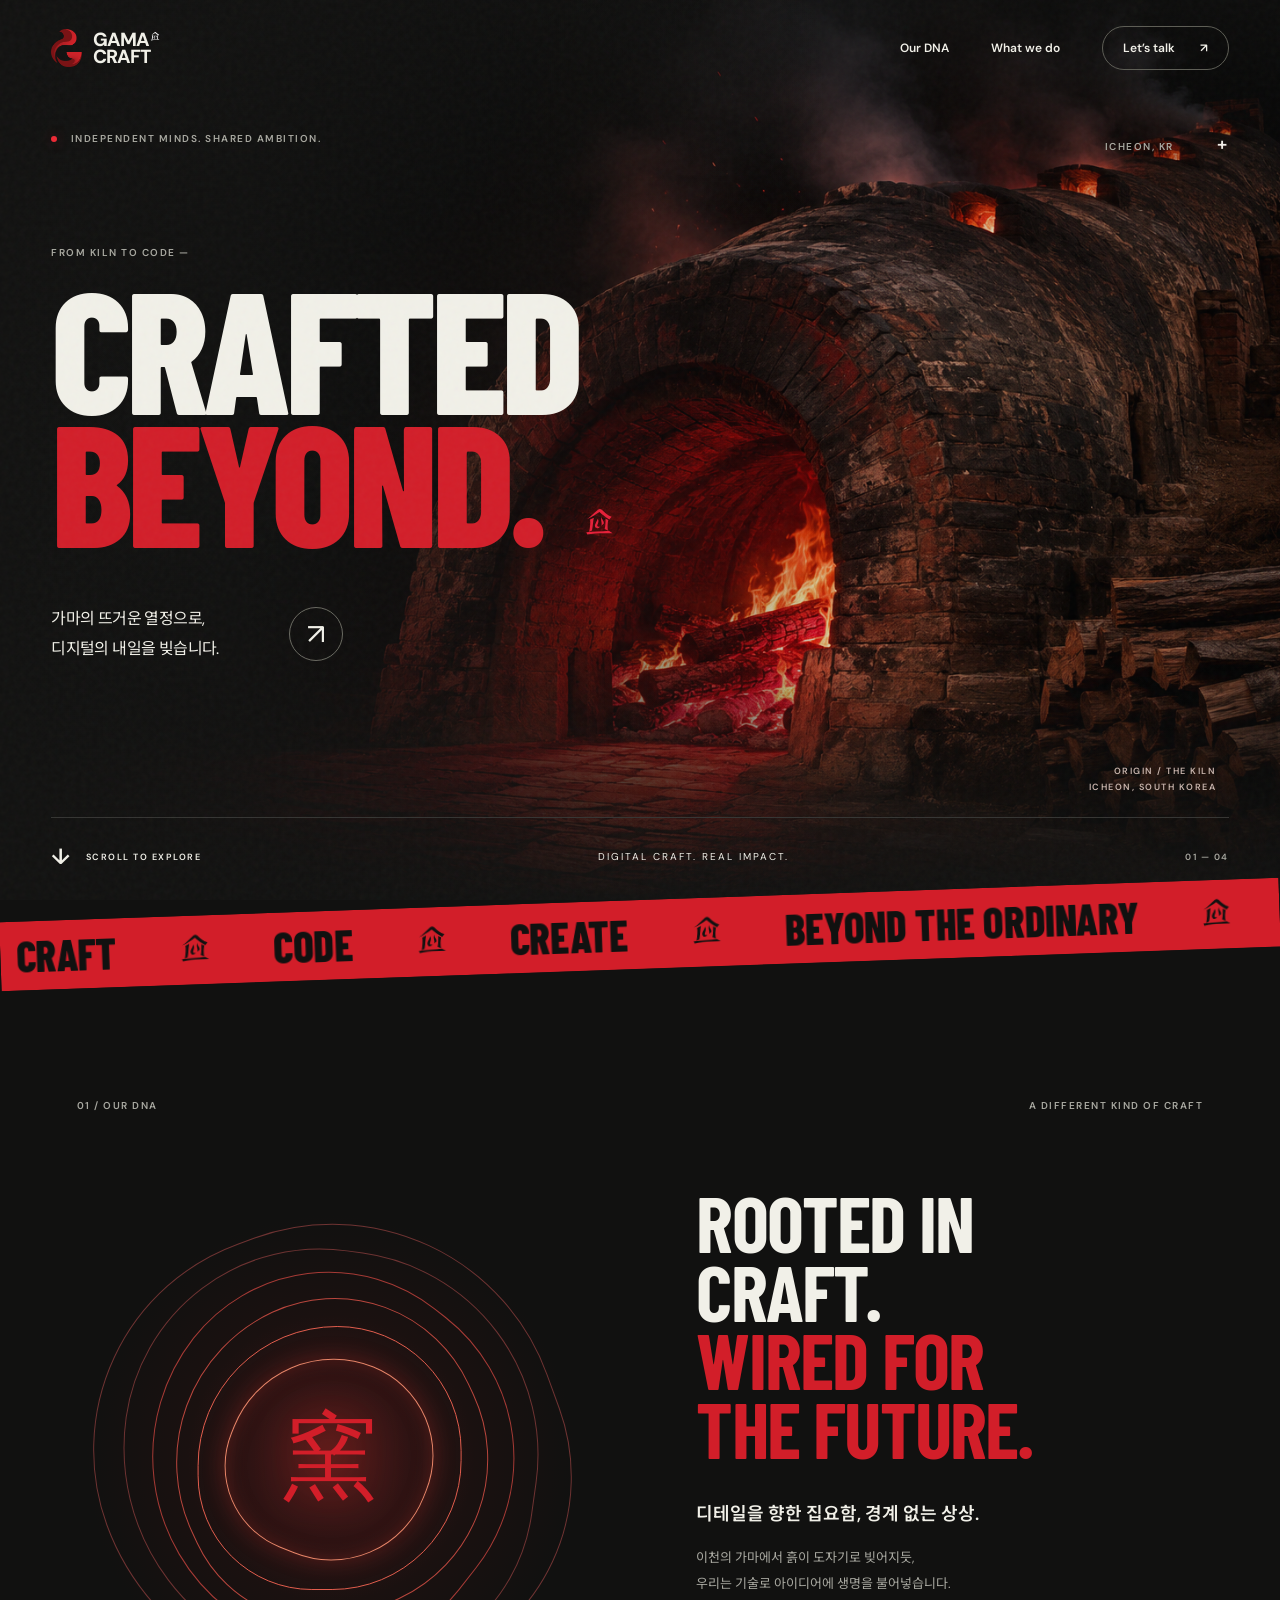
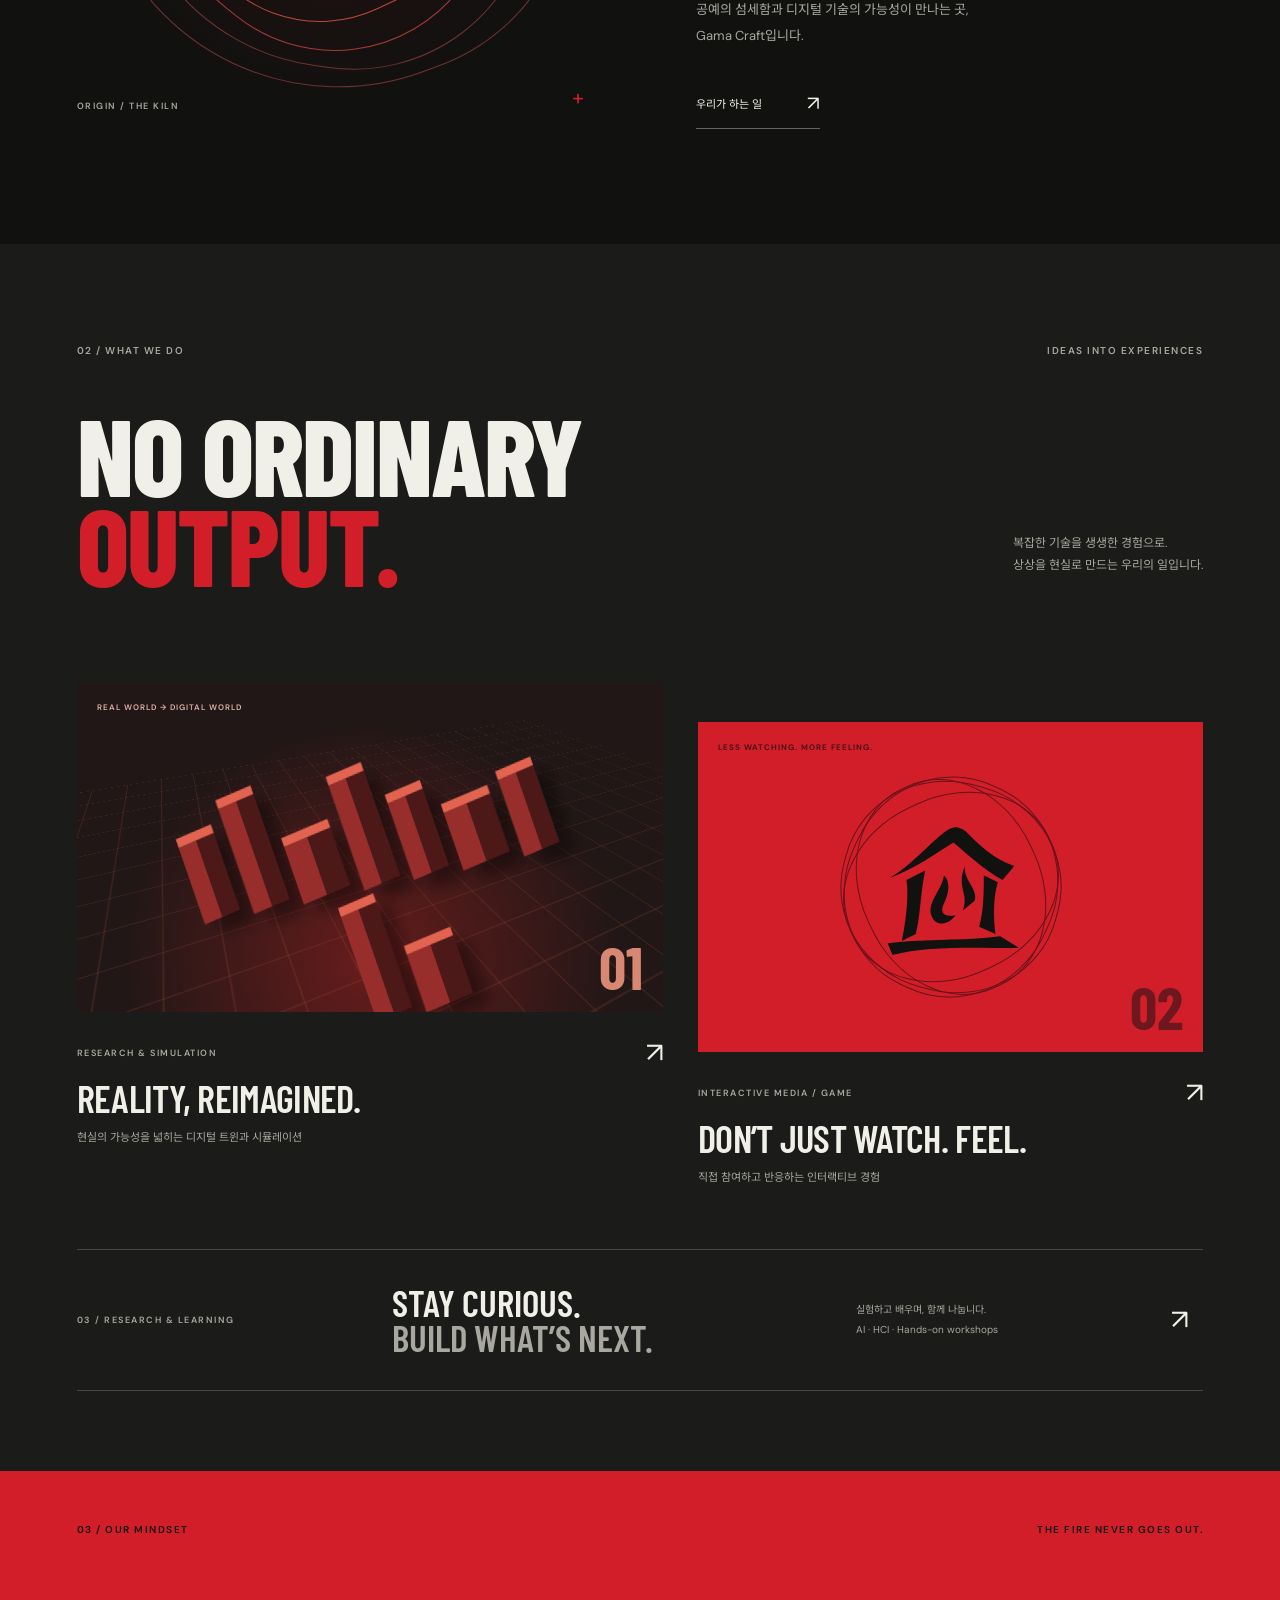
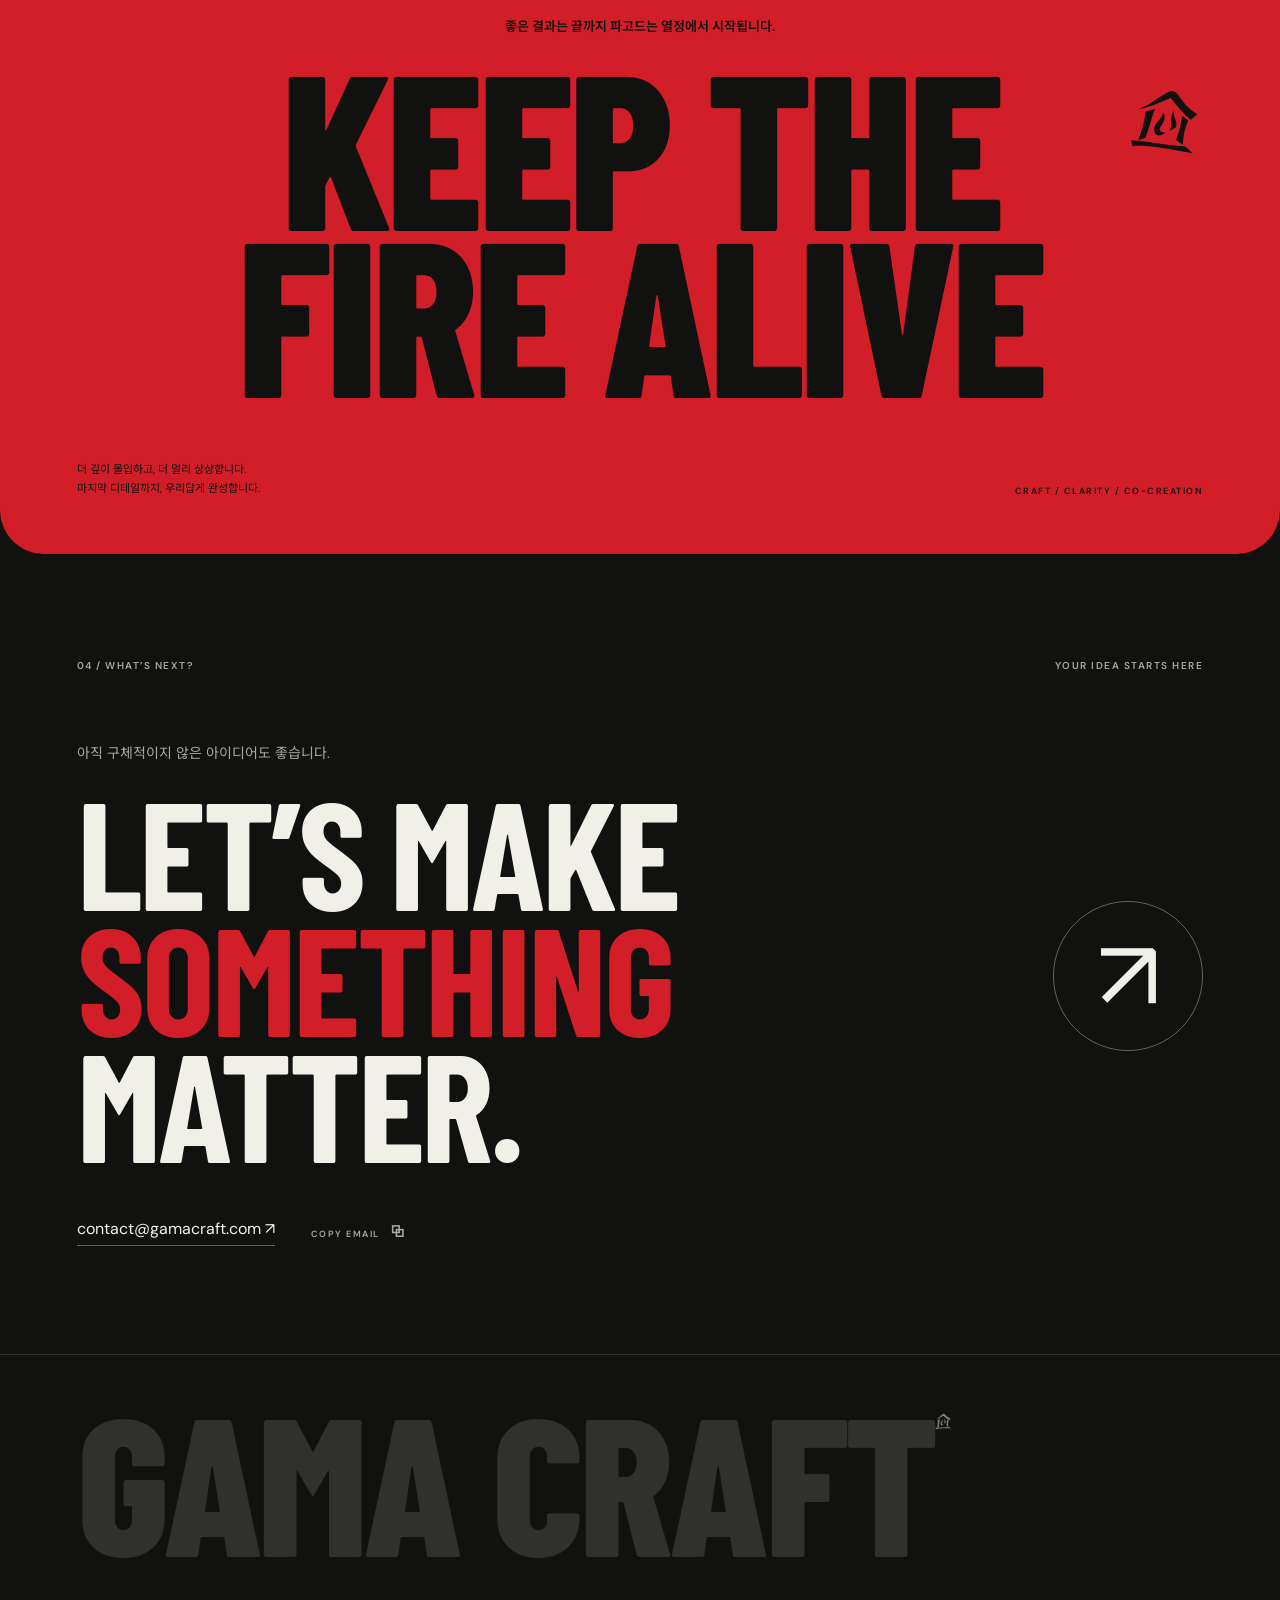
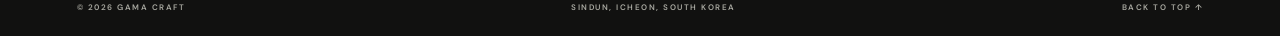
<file: index.html>
<!doctype html>
<html lang="ko">
<head>
<meta charset="utf-8"><meta name="viewport" content="width=device-width, initial-scale=1">
<title>Gama Craft — Crafted Beyond</title>
<meta name="description" content="디지털 트윈, 시뮬레이션, 인터랙티브 콘텐츠를 만드는 스튜디오입니다.">
<meta name="theme-color" content="#111110">
<meta property="og:type" content="website">
<meta property="og:site_name" content="Gama Craft">
<meta property="og:title" content="Gama Craft">
<meta property="og:description" content="디지털 트윈, 시뮬레이션, 인터랙티브 콘텐츠를 만드는 스튜디오입니다.">
<meta property="og:url" content="https://gamacraft.com/">
<meta property="og:image" content="https://gamacraft.com/images/social-preview-v2.jpg">
<meta property="og:image:width" content="1200">
<meta property="og:image:height" content="630">
<meta property="og:image:alt" content="어둠 속 가마와 Gama Craft 로고">
<meta name="twitter:card" content="summary_large_image">
<meta name="twitter:title" content="Gama Craft">
<meta name="twitter:description" content="디지털 트윈, 시뮬레이션, 인터랙티브 콘텐츠를 만드는 스튜디오입니다.">
<meta name="twitter:image" content="https://gamacraft.com/images/social-preview-v2.jpg">
<meta name="twitter:image:alt" content="어둠 속 가마와 Gama Craft 로고">
<link rel="icon" href="images/favicon-brush.svg?v=4" type="image/svg+xml" sizes="any"><link rel="icon" href="images/favicon-brush.png?v=4" type="image/png" sizes="64x64"><link rel="apple-touch-icon" href="images/favicon-brush.png?v=4"><link rel="preconnect" href="https://fonts.googleapis.com"><link rel="preconnect" href="https://fonts.gstatic.com" crossorigin><link href="https://fonts.googleapis.com/css2?family=Barlow+Condensed:wght@600;700;800;900&family=DM+Sans:wght@400;500;600;700&family=Noto+Sans+KR:wght@400;500;600;700;800&display=swap" rel="stylesheet"><link rel="stylesheet" href="styles.css"><script src="app.js" defer></script>
</head><body>
<a class="skip-link" href="#main">본문으로 건너뛰기</a>
<header class="site-header"><a class="wordmark" href="#top" aria-label="Gama Craft 홈"><img class="brand-logo" src="images/brand-mark.png" alt="" width="31" height="39"><span>GAMA<br>CRAFT<span class="reg"><img class="brand-signal" src="images/kiln-brush.svg" alt="" aria-hidden="true"></span></span></a><nav class="desktop-nav" aria-label="메인 메뉴"><a href="#about">Our DNA</a><a href="#work">What we do</a><a href="#contact">Let’s talk <span>↗</span></a></nav><button class="menu-toggle" aria-expanded="false" aria-controls="mobile-nav" aria-label="메뉴 열기"><span></span><span></span></button></header>
<nav id="mobile-nav" class="mobile-nav" aria-label="모바일 메뉴" hidden><a href="#about">Our DNA <span>01</span></a><a href="#work">What we do <span>02</span></a><a href="#contact">Let’s talk <span>03</span></a></nav>
<main id="main">
<section class="hero" id="top" aria-labelledby="hero-title">
<div class="hero-topline mono"><span><i class="status-dot"></i> INDEPENDENT MINDS. SHARED AMBITION.</span><span>ICHEON, KR <span class="cross">+</span></span></div>
<div class="hero-art"><img class="hero-kiln" src="images/kiln-night.png" alt="어둠 속에서 붉은 불빛이 새어 나오는 전통 벽돌 가마" fetchpriority="high"><span class="art-caption mono">ORIGIN / THE KILN<br>ICHEON, SOUTH KOREA</span></div>
<div class="hero-copy"><p class="eyebrow mono">FROM KILN TO CODE —</p><h1 id="hero-title">CRAFTED<br><span>BEYOND.</span><sup><img class="brand-signal" src="images/kiln-brush.svg" alt="" aria-hidden="true"></sup></h1><div class="hero-intro"><p>가마의 뜨거운 열정으로,<br>디지털의 내일을 빚습니다.</p><a class="round-link" href="#work" aria-label="우리가 하는 일 살펴보기">↗</a></div></div>
<div class="hero-bottom"><a href="#about" class="scroll-cue mono"><span>↓</span> SCROLL TO EXPLORE</a><p>DIGITAL CRAFT. REAL IMPACT.</p><span class="mono hero-number">01 — 04</span></div>
</section>
<div class="ticker" aria-label="Craft. Code. Create. Beyond the ordinary."><div class="ticker-track" aria-hidden="true"><span class="ticker-group"><span>CRAFT</span><b><img class="brand-signal" src="images/kiln-brush.svg" alt="" aria-hidden="true"></b><span>CODE</span><b><img class="brand-signal" src="images/kiln-brush.svg" alt="" aria-hidden="true"></b><span>CREATE</span><b><img class="brand-signal" src="images/kiln-brush.svg" alt="" aria-hidden="true"></b><span>BEYOND THE ORDINARY</span><b><img class="brand-signal" src="images/kiln-brush.svg" alt="" aria-hidden="true"></b></span><span class="ticker-group"><span>CRAFT</span><b><img class="brand-signal" src="images/kiln-brush.svg" alt="" aria-hidden="true"></b><span>CODE</span><b><img class="brand-signal" src="images/kiln-brush.svg" alt="" aria-hidden="true"></b><span>CREATE</span><b><img class="brand-signal" src="images/kiln-brush.svg" alt="" aria-hidden="true"></b><span>BEYOND THE ORDINARY</span><b><img class="brand-signal" src="images/kiln-brush.svg" alt="" aria-hidden="true"></b></span></div></div>
<section class="about section-pad" aria-labelledby="about-title"><div id="about" class="section-label mono"><span>01 / OUR DNA</span><span>A DIFFERENT KIND OF CRAFT</span></div><div class="about-layout"><div class="kiln-visual" aria-hidden="true"><div class="kiln-ring r1"></div><div class="kiln-ring r2"></div><div class="kiln-ring r3"></div><div class="kiln-ring r4"></div><div class="kiln-ring r5"></div><div class="kiln-ring r6"></div><span class="kiln-symbol">窯</span><span class="kiln-note mono">ORIGIN / THE KILN</span><span class="kiln-plus">+</span></div><div class="about-copy"><h2 id="about-title">ROOTED IN<br>CRAFT.<br><em>WIRED FOR<br>THE FUTURE.</em></h2><p class="korean-lead">디테일을 향한 집요함, 경계 없는 상상.</p><p>이천의 가마에서 흙이 도자기로 빚어지듯,<br>우리는 기술로 아이디어에 생명을 불어넣습니다.<br>공예의 섬세함과 디지털 기술의 가능성이 만나는 곳,<br>Gama Craft입니다.</p><a class="text-link" href="#work">우리가 하는 일 <span>↗</span></a></div></div></section>
<section class="work section-pad" aria-labelledby="work-title"><div id="work" class="section-label mono"><span>02 / WHAT WE DO</span><span>IDEAS INTO EXPERIENCES</span></div><div class="work-heading"><h2 id="work-title">NO ORDINARY<br><span>OUTPUT.</span></h2><p>복잡한 기술을 생생한 경험으로.<br>상상을 현실로 만드는 우리의 일입니다.</p></div>
<div class="work-grid"><button class="work-card twin-card" data-project="twin" aria-haspopup="dialog"><div class="card-art twin-art" aria-hidden="true"><div class="terrain-grid"></div><div class="city"><i></i><i></i><i></i><i></i><i></i><i></i><i></i><i></i><i></i></div><span class="art-chip mono">REAL WORLD → DIGITAL WORLD</span><span class="art-index">01</span></div><div class="card-meta"><span class="mono">RESEARCH & SIMULATION</span><span class="card-arrow">↗</span></div><h3>REALITY, REIMAGINED.</h3><p>현실의 가능성을 넓히는 디지털 트윈과 시뮬레이션</p></button>
<button class="work-card media-card" data-project="media" aria-haspopup="dialog"><div class="card-art media-art" aria-hidden="true"><div class="portal p1"></div><div class="portal p2"></div><div class="portal p3"></div><div class="portal p4"></div><span class="portal-star"><img class="brand-signal" src="images/kiln-brush.svg" alt="" aria-hidden="true"></span><span class="art-chip mono">LESS WATCHING. MORE FEELING.</span><span class="art-index">02</span></div><div class="card-meta"><span class="mono">INTERACTIVE MEDIA / GAME</span><span class="card-arrow">↗</span></div><h3>DON’T JUST WATCH. FEEL.</h3><p>직접 참여하고 반응하는 인터랙티브 경험</p></button></div>
<button class="learning-row" data-project="learning" aria-haspopup="dialog"><span class="mono">03 / RESEARCH & LEARNING</span><strong>STAY CURIOUS.<br><em>BUILD WHAT’S NEXT.</em></strong><span class="learning-description">실험하고 배우며, 함께 나눕니다.<br>AI · HCI · Hands-on workshops</span><span class="card-arrow">↗</span></button></section>
<section class="manifesto" aria-labelledby="manifesto-title"><div class="manifesto-top mono"><span>03 / OUR MINDSET</span><span>THE FIRE NEVER GOES OUT.</span></div><p>좋은 결과는 끝까지 파고드는 열정에서 시작됩니다.</p><h2 id="manifesto-title">KEEP THE<br><span>FIRE</span> ALIVE<span class="asterisk"><img class="brand-signal" src="images/kiln-brush.svg" alt="" aria-hidden="true"></span></h2><div class="manifesto-bottom"><span>더 깊이 몰입하고, 더 멀리 상상합니다.<br>마지막 디테일까지, 우리답게 완성합니다.</span><span class="mono">CRAFT / CLARITY / CO-CREATION</span></div></section>
<section class="contact section-pad" id="contact" aria-labelledby="contact-title"><div class="section-label mono"><span>04 / WHAT’S NEXT?</span><span>YOUR IDEA STARTS HERE</span></div><p class="contact-korean">아직 구체적이지 않은 아이디어도 좋습니다.</p><a class="contact-title" href="mailto:contact@gamacraft.com"><h2 id="contact-title">LET’S MAKE<br><span>SOMETHING</span><br>MATTER.</h2><span class="contact-arrow">↗</span></a><div class="contact-details"><a href="mailto:contact@gamacraft.com">contact@gamacraft.com ↗</a><button class="copy-email mono" aria-label="이메일 주소 복사">COPY EMAIL <span>⧉</span></button><span class="copy-status" role="status" aria-live="polite"></span></div></section>
</main><footer><a class="footer-brand" href="#top">GAMA CRAFT<span><img class="brand-signal" src="images/kiln-brush.svg" alt="" aria-hidden="true"></span></a><div class="footer-bottom mono"><span>© <span id="year">2026</span> GAMA CRAFT</span><span>SINDUN, ICHEON, SOUTH KOREA</span><a href="#top">BACK TO TOP ↑</a></div></footer>
<dialog class="project-dialog" aria-labelledby="dialog-title"><button class="dialog-close" aria-label="상세 내용 닫기">×</button><span class="mono dialog-eyebrow"></span><h2 id="dialog-title"></h2><p class="dialog-description"></p><div class="dialog-tags"></div><a class="dialog-cta" href="mailto:contact@gamacraft.com">프로젝트 문의하기 <span>↗</span></a></dialog>
</body></html>
</file>
<file: styles.css>
:root{--bg:#111110;--ink:#f1f0e8;--muted:#a8a8a0;--red:#d21e29;--bright:#ed2934;--line:#343432;--display:'Barlow Condensed','Arial Narrow',Impact,sans-serif;--body:'DM Sans','Noto Sans KR',sans-serif}*{box-sizing:border-box}html{scroll-behavior:smooth;scroll-padding-top:96px}body{margin:0;background:var(--bg);color:var(--ink);font-family:var(--body);-webkit-font-smoothing:antialiased}body:has(dialog[open]){overflow:hidden}a{color:inherit;text-decoration:none}button{font:inherit;color:inherit;cursor:pointer;border:0}button,a{-webkit-tap-highlight-color:transparent}button:focus-visible,a:focus-visible{outline:2px solid var(--ink);outline-offset:6px}::selection{background:var(--red);color:white}.mono{font-family:'DM Sans',sans-serif;font-size:10px;font-weight:600;letter-spacing:1.5px}.skip-link{position:fixed;left:20px;top:-100px;background:var(--red);padding:16px;z-index:100}.skip-link:focus{top:10px}.site-header{height:96px;padding:0 4%;display:flex;align-items:center;justify-content:space-between;position:absolute;inset:0 0 auto;z-index:10}.wordmark{display:flex;gap:11px;align-items:center}.wordmark img{object-fit:contain}.wordmark>span{font-size:19px;font-weight:800;line-height:.9;letter-spacing:-1px;position:relative}.reg{position:absolute;top:0;right:-10px;font-size:8px}.desktop-nav{display:flex;align-items:center;gap:42px;font-size:12px;font-weight:600}.desktop-nav a{transition:color .2s}.desktop-nav a:hover{color:var(--bright)}.desktop-nav a:last-child{padding:13px 20px;border:1px solid #5e5e56;border-radius:30px}.desktop-nav span{margin-left:22px}.menu-toggle{display:none}.hero{position:relative;min-height:800px;height:100svh;max-height:1150px;overflow:hidden;padding:132px 4% 0;isolation:isolate;background:radial-gradient(ellipse at 78% 55%,#271011 0,transparent 49%)}.hero:after{content:'';position:absolute;inset:0;pointer-events:none;opacity:.045;z-index:3;background-image:url("data:image/svg+xml,%3Csvg viewBox='0 0 180 180' xmlns='http://www.w3.org/2000/svg'%3E%3Cfilter id='n'%3E%3CfeTurbulence type='fractalNoise' baseFrequency='.9' numOctaves='3' stitchTiles='stitch'/%3E%3C/filter%3E%3Cpath fill='%23fff' filter='url(%23n)' opacity='.8' d='M0 0h180v180H0z'/%3E%3C/svg%3E")}.hero-topline{display:flex;justify-content:space-between;color:var(--muted)}.status-dot{display:inline-block;width:6px;height:6px;background:var(--bright);border-radius:50%;margin-right:10px;box-shadow:0 0 14px #d21e2955}.cross{margin-left:40px;color:var(--ink);font-size:18px}.hero-copy{position:relative;z-index:2;margin-top:90px;pointer-events:none}.hero-copy a{pointer-events:auto}.eyebrow{margin:0 0 21px;color:var(--muted)}h1{font:800 clamp(100px,13.5vw,208px)/.77 var(--display);letter-spacing:-.035em;margin:0;position:relative;width:max-content}h1>span{color:var(--red)}h1>sup{position:absolute;right:-36px;bottom:10px;font:500 27px var(--body);color:var(--red)}.hero-intro{display:flex;align-items:center;gap:70px;margin-top:42px}.hero-intro p{font-size:16px;line-height:1.9;letter-spacing:-.6px}.round-link{width:54px;height:54px;display:grid;place-items:center;border:1px solid #696960;border-radius:50%;font-size:29px;transition:background .2s,transform .2s}.round-link:hover{background:var(--red);transform:rotate(45deg);border-color:var(--red)}.hero-art{position:absolute;width:660px;height:660px;right:-1%;top:150px;z-index:0;transform:rotate(-12deg)}.hero-mark{position:absolute;width:338px;height:auto;left:177px;top:83px;filter:drop-shadow(20px 24px 0 #310b0e) drop-shadow(0 0 70px #b914182f);transform:rotate(13deg);animation:float 7s ease-in-out infinite}.orbit{position:absolute;border:1px solid #87303748;border-radius:50%;inset:33px;transform:rotateX(22deg)}.orbit-two{inset:1px;transform:rotateX(48deg) rotateY(25deg)}.orbit-three{inset:85px;transform:rotateX(8deg) rotateY(-30deg);border-style:dashed;border-color:#87434744}.art-cross{position:absolute;font:200 25px var(--body);color:#b95257}.cross-one{top:50px;left:151px}.cross-two{right:75px;bottom:128px}.art-coordinate{position:absolute;right:55px;top:165px;writing-mode:vertical-rl;color:#b68385}.art-caption{position:absolute;bottom:62px;left:240px;line-height:1.8;transform:rotate(12deg);color:#b99798;font-size:9px}.hero-bottom{position:absolute;bottom:27px;left:4%;right:4%;display:flex;align-items:center;justify-content:space-between;border-top:1px solid var(--line);padding-top:22px}.scroll-cue{display:flex;align-items:center;gap:14px;font-size:9px}.scroll-cue>span{font-size:22px}.hero-bottom>p{font-size:10px;letter-spacing:2px}.hero-number{color:var(--muted);font-size:9px}.ticker{background:var(--red);color:var(--bg);overflow:hidden;padding:14px 0;transform:rotate(-2deg);clip-path:inset(0);position:relative;z-index:3}.ticker-track{display:flex;width:max-content;animation:marquee 32s linear infinite}.ticker-track>span{white-space:nowrap;font:800 43px/.95 var(--display);letter-spacing:-.4px}.ticker b{display:inline-block;margin:0 30px;font-size:35px}.section-pad{padding:100px 6%}.section-label{display:flex;justify-content:space-between;color:var(--muted);font-size:10px}.about{padding-top:130px;padding-bottom:115px}.about-layout{display:grid;grid-template-columns:1fr 1fr;align-items:center;gap:10%;margin-top:76px}.kiln-visual{aspect-ratio:1;position:relative;background:radial-gradient(ellipse at center,#471819 0,#1a1110 40%,transparent 68%);display:grid;place-items:center}.kiln-ring{position:absolute;inset:4%;border:1px solid #6e3332;border-radius:49% 51% 45% 55%;transform:rotate(-20deg)}.r2{inset:9%;transform:rotate(8deg)}.r3{inset:14%;transform:rotate(38deg);border-color:#a53a35}.r4{inset:19%;transform:rotate(65deg);border-color:#b9463d}.r5{inset:24%;transform:rotate(90deg);border-color:#e15d4d}.r6{inset:30%;transform:rotate(112deg);border-color:#e98568;box-shadow:0 0 22px #bd302a50,inset 0 0 20px #bd302a50}.kiln-symbol{font-size:95px;font-family:serif;color:var(--red);text-shadow:0 0 50px #e2302588}.kiln-note{position:absolute;bottom:0;left:0;font-size:9px;color:var(--muted)}.kiln-plus{position:absolute;right:0;bottom:0;color:var(--red);font-size:22px}.about h2{font:700 clamp(50px,6.1vw,96px)/.88 var(--display);letter-spacing:-1.8px;margin:0 0 30px}.about h2 em{font-style:normal;color:var(--red)}.about-copy>p{font-size:13px;line-height:2;color:var(--muted);word-break:keep-all}.about-copy .korean-lead{color:var(--ink);font-size:18px;font-weight:600;margin-top:33px;margin-bottom:12px}.text-link{font-size:11px;margin-top:28px;display:inline-flex;gap:45px;align-items:center;border-bottom:1px solid #64645e;padding-bottom:12px}.text-link span{font-size:20px}.work{background:#1b1b19;padding-bottom:80px}.work-heading{display:flex;justify-content:space-between;align-items:flex-end;margin:52px 0 53px}.work h2{font:800 clamp(62px,8.5vw,130px)/.83 var(--display);letter-spacing:-2px;margin:0}.work h2 span{color:var(--red)}.work-heading p{font-size:12px;color:var(--muted);line-height:1.9}.work-grid{display:grid;grid-template-columns:1.16fr 1fr;gap:35px}.work-card{text-align:left;padding:0;background:none;min-width:0}.media-card{margin-top:80px}.card-art{height:330px;position:relative;overflow:hidden}.twin-art{background:radial-gradient(ellipse at 50% 85%,#681c1c,#211716 60%)}.terrain-grid{position:absolute;inset:-30%;background:linear-gradient(#a34c363b 1px,transparent 1px),linear-gradient(90deg,#a34c363b 1px,transparent 1px);background-size:40px 40px;transform:perspective(370px) rotateX(55deg) rotateZ(-25deg)}.city{position:absolute;inset:25% 16%;transform:rotate(-19deg) skewY(7deg);display:flex;gap:12px;align-items:flex-end;flex-wrap:wrap;justify-content:center}.city i{display:block;width:38px;height:90px;background:linear-gradient(90deg,#982e2b 50%,#4d1918 50%);box-shadow:13px 16px 15px #0006;transform:skewY(-11deg);border-top:9px solid #e26350;transition:transform .6s}.city i:nth-child(2n){height:120px}.city i:nth-child(3n){height:70px;width:50px}.work-card:hover .city i{transform:skewY(-11deg) translateY(-10px)}.art-chip{position:absolute;top:20px;left:20px;font-size:8px;letter-spacing:1px;color:#dfb2a6}.art-index{position:absolute;bottom:10px;right:20px;font:700 60px var(--display);color:#d88872}.media-art{background:var(--red);display:grid;place-items:center}.media-art .art-chip{color:#3f1013}.portal{position:absolute;width:180px;height:220px;border:1px solid #671319;transform:rotate(-25deg);border-radius:48%}.p2{transform:rotate(25deg);width:210px}.p3{transform:rotate(65deg);width:180px}.p4{transform:rotate(105deg);width:210px}.portal-star{font:200 170px var(--body);color:#191513;transition:transform .8s}.work-card:hover .portal-star{transform:rotate(90deg)}.media-art .art-index{color:#6d181e}.card-meta{display:flex;justify-content:space-between;align-items:center;margin-top:22px}.card-meta .mono{font-size:9px;color:var(--muted)}.card-arrow{font-size:28px;font-weight:400}.work-card h3{font:600 clamp(27px,3vw,46px)/1 var(--display);letter-spacing:-.7px;margin:8px 0 10px}.work-card p{font-size:11px;color:var(--muted);margin:0}.learning-row{width:100%;display:grid;grid-template-columns:1fr 1.5fr 1fr 32px;align-items:center;text-align:left;gap:18px;border-top:1px solid #45453f;border-bottom:1px solid #45453f;padding:35px 0;margin-top:65px;background:none}.learning-row>.mono{font-size:9px;color:var(--muted)}.learning-row strong{font:600 37px/.95 var(--display)}.learning-row em{font-style:normal;color:var(--muted)}.learning-description{font-size:10px;line-height:2;color:var(--muted)}.learning-row:hover .card-arrow{color:var(--red)}.manifesto{padding:52px 6% 55px;position:relative;overflow:hidden;background:var(--red);color:var(--bg);border-radius:0 0 44px 44px}.manifesto-top{display:flex;justify-content:space-between}.manifesto>p{text-align:center;font-size:13px;margin:80px 0 25px;font-weight:600}.manifesto h2{font:800 clamp(95px,17.2vw,260px)/.76 var(--display);letter-spacing:-.025em;margin:0 0 65px;text-align:center;position:relative}.manifesto h2>span:first-child{-webkit-text-stroke:1.5px var(--bg);color:transparent}.manifesto .asterisk{position:absolute;font:400 80px var(--body);right:0;top:0;transform:rotate(10deg)}.manifesto-bottom{display:flex;justify-content:space-between;align-items:end;font-size:11px;line-height:1.8}.manifesto-bottom .mono{font-size:9px}.contact{padding-top:105px;padding-bottom:100px}.contact-korean{font-size:14px;color:var(--muted);margin:70px 0 25px}.contact-title{display:flex;justify-content:space-between;align-items:center}.contact-title h2{font:700 clamp(74px,12vw,175px)/.82 var(--display);letter-spacing:-.02em;margin:0}.contact-title h2 span{color:var(--red)}.contact-arrow{width:150px;height:150px;border:1px solid #64645e;border-radius:50%;display:grid;place-items:center;font-size:100px;font-weight:400;transition:background .3s,transform .3s}.contact-title:hover .contact-arrow{background:var(--red);border-color:var(--red);transform:rotate(45deg)}.contact-details{display:flex;align-items:center;gap:24px;margin-top:45px;flex-wrap:wrap}.contact-details>a{font-size:16px;border-bottom:1px solid #64645e;padding-bottom:6px}.copy-email{background:none;color:var(--muted);font-size:9px;padding:12px}.copy-email span{font-size:15px;margin-left:7px}.copy-status{font-size:11px;color:var(--muted)}footer{padding:40px 6% 24px;border-top:1px solid var(--line)}.footer-brand{font:800 clamp(60px,15.35vw,230px)/.85 var(--display);letter-spacing:-.025em;white-space:nowrap;display:block;color:#30302c}.footer-brand>span{font:500 22px var(--body);vertical-align:top;display:inline-block;padding-top:10px}.footer-bottom{display:flex;justify-content:space-between;gap:20px;margin-top:40px;color:var(--muted);font-size:8px}.project-dialog{background:#20201e;color:var(--ink);width:min(630px,calc(100% - 32px));padding:65px 45px 45px;border:1px solid #56564d;border-radius:4px;max-height:85svh}.project-dialog::backdrop{background:#000c;backdrop-filter:blur(10px)}.dialog-close{position:absolute;right:17px;top:10px;background:none;font-size:34px}.dialog-eyebrow{color:var(--bright);font-size:10px}.project-dialog h2{font:700 62px/.95 var(--display);margin:24px 0}.dialog-description{color:#c3c3bb;font-size:14px;line-height:2;white-space:pre-line;word-break:keep-all}.dialog-tags{display:flex;gap:8px;flex-wrap:wrap;margin:25px 0 35px}.dialog-tags span{font-size:10px;border:1px solid #59594e;padding:7px 12px;border-radius:25px}.dialog-cta{display:flex;justify-content:space-between;align-items:center;background:var(--red);padding:17px 20px;font-size:12px}.mobile-nav[hidden]{display:none}@keyframes float{50%{transform:translateY(-16px) rotate(15deg)}}@keyframes marquee{to{transform:translateX(-50%)}}
@media(min-width:1600px){.hero-copy{margin-top:110px}.hero-art{right:5%;top:180px;transform:scale(1.15) rotate(-12deg)}}
@media(max-width:1050px){.hero{min-height:740px}.hero-copy{margin-top:100px}.hero-art{right:-200px;top:140px;opacity:.8}.hero-copy h1{font-size:15vw}.hero-intro{gap:50px}.about-layout{gap:6%}.work-grid{gap:22px}.card-art{height:280px}.learning-row{grid-template-columns:1fr 1.5fr 30px}.learning-description{display:none}.contact-arrow{width:115px;height:115px;font-size:75px}.hero-topline>span:last-child{display:none}}
@media(max-width:650px){html{scroll-padding-top:25px}.site-header{height:82px;padding:0 6%}.wordmark>span{font-size:17px}.wordmark img{width:25px;height:32px}.desktop-nav{display:none}.menu-toggle{display:flex;flex-direction:column;justify-content:center;gap:6px;width:45px;height:45px;border:1px solid #69695f;border-radius:50%;background:#111110;z-index:21}.menu-toggle span{display:block;width:18px;height:1px;background:var(--ink);margin:0 auto;transition:transform .2s}.menu-toggle[aria-expanded=true] span:first-child{transform:translateY(3.5px) rotate(45deg)}.menu-toggle[aria-expanded=true] span:last-child{transform:translateY(-3.5px) rotate(-45deg)}.mobile-nav{position:absolute;top:72px;left:4%;right:4%;z-index:20;background:#232320;padding:26px;border:1px solid #4b4b43}.mobile-nav a{display:flex;justify-content:space-between;padding:20px 0;border-bottom:1px solid #44443e;font-size:23px}.mobile-nav a span{font-size:10px;color:var(--muted)}.hero{height:830px;min-height:0;max-height:none;padding:108px 6% 0}.hero-topline{font-size:7px;letter-spacing:1px}.hero-copy{margin-top:68px}.eyebrow{font-size:8px;margin-bottom:18px}.hero-copy h1{font-size:24vw;line-height:.79;letter-spacing:-.035em}h1>sup{font-size:18px;right:-22px;bottom:3px}.hero-intro{margin-top:27px;gap:35px}.hero-intro p{font-size:13px;line-height:1.85}.round-link{height:43px;width:43px;font-size:24px}.hero-art{width:450px;height:450px;right:-100px;top:355px;opacity:.85;transform:rotate(-15deg)}.hero-mark{width:190px;left:140px;top:75px;filter:drop-shadow(10px 14px 0 #310b0e)}.orbit{inset:40px}.orbit-two{inset:10px}.orbit-three{inset:76px}.art-coordinate{font-size:7px;right:85px;top:98px}.art-caption{bottom:48px;left:125px;font-size:7px}.cross-one{left:100px;top:55px}.cross-two{right:92px;bottom:75px}.hero-bottom{left:6%;right:6%;bottom:23px;padding-top:16px}.hero-bottom>p{display:none}.scroll-cue{font-size:8px;gap:10px}.ticker{padding:13px 0}.ticker-track>span{font-size:32px}.ticker b{font-size:26px;margin:0 20px}.section-pad{padding:75px 6%}.section-label{font-size:8px;letter-spacing:.9px;gap:20px}.section-label>span:last-child{text-align:right}.about-layout{grid-template-columns:1fr;margin-top:40px;gap:45px}.kiln-visual{width:85%;margin:0 auto;max-width:360px}.kiln-symbol{font-size:77px}.about h2{font-size:18vw;line-height:.88;margin-bottom:28px}.about-copy .korean-lead{font-size:16px}.about-copy>p{font-size:12px}.work-heading{display:block;margin:40px 0 32px}.work h2{font-size:20vw}.work-heading p{margin-top:25px;font-size:11px}.work-grid{grid-template-columns:1fr;gap:36px}.media-card{margin-top:0}.card-art{height:300px}.work-card h3{font-size:35px}.card-meta{margin-top:15px}.work-card p{font-size:10px}.learning-row{grid-template-columns:1fr 25px;margin-top:42px;padding:25px 0;gap:18px}.learning-row>.mono{grid-column:1 / -1}.learning-row strong{font-size:33px}.manifesto{padding:32px 6% 35px;border-radius:0 0 25px 25px}.manifesto-top{font-size:7px;letter-spacing:.5px}.manifesto>p{margin-top:57px;font-size:11px}.manifesto h2{font-size:21vw;margin-bottom:40px;line-height:.83}.manifesto .asterisk{font-size:34px;right:0;top:-30px}.manifesto-bottom{align-items:start;gap:20px;font-size:10px}.manifesto-bottom .mono{font-size:7px;max-width:130px;text-align:right}.contact-korean{margin:50px 0 25px;font-size:12px}.contact-title h2{font-size:20vw}.contact-arrow{width:57px;height:57px;min-width:57px;font-size:38px;align-self:end;margin-bottom:4px}.contact-details{gap:10px;margin-top:32px}.contact-details>a{font-size:13px}.copy-email{font-size:8px}.copy-status{width:100%}footer{padding:35px 6% 25px}.footer-brand{font-size:14.5vw}.footer-brand>span{font-size:12px;padding-top:0}.footer-bottom{flex-wrap:wrap;font-size:7px;line-height:1.7;gap:12px;margin-top:28px}.footer-bottom>span:nth-child(2){order:3;width:100%}.footer-bottom>a{margin-left:auto}.project-dialog{padding:60px 25px 30px}.project-dialog h2{font-size:46px}.dialog-description{font-size:12px}}
@media(prefers-reduced-motion:reduce){html{scroll-behavior:auto}*,*:before,*:after{animation:none!important;transition:none!important}}
/* Keep rotated decoration inside the page; preserve the mobile headline rhythm. */
body{overflow-x:clip}
@media(max-width:650px){.contact-title{position:relative;display:block}.contact-title h2{white-space:nowrap}.contact-arrow{position:absolute;right:0;bottom:0}.art-caption{bottom:64px}}
/* Kiln Signal: an open kiln chamber intersected by a rising ember. */
.brand-signal{display:inline-block;width:1em;height:1em;object-fit:contain;vertical-align:middle}
.reg .brand-signal{width:10px;height:10px;filter:invert(1)}
h1 sup .brand-signal{width:30px;height:30px;filter:invert(19%) sepia(99%) saturate(3405%) hue-rotate(340deg) brightness(90%)}
.ticker b .brand-signal{width:31px;height:31px}
.portal-star{display:grid;place-items:center;width:170px;height:170px}
.portal-star .brand-signal{width:150px;height:150px}
.manifesto .asterisk .brand-signal{width:72px;height:72px}
.footer-brand>span .brand-signal{width:18px;height:18px;opacity:.5;filter:invert(1)}
.hero{background:#111110}
.hero-art{inset:0;top:0;right:0;width:100%;height:100%;transform:none;opacity:1;z-index:-1}
.hero-art:after{content:'';position:absolute;inset:0;background:linear-gradient(90deg,#111110 0%,#111110ed 19%,#11111088 40%,transparent 65%),linear-gradient(0deg,#111110 0%,transparent 27%,transparent 75%,#111110aa 100%)}
.hero-kiln{display:block;width:100%;height:100%;object-fit:cover;object-position:center 58%;opacity:.85}
.hero-art .art-caption{z-index:1;bottom:105px;left:auto;right:5%;transform:none;color:#c8b4ac;text-align:right;font-size:9px}
.hero-topline{position:relative;z-index:1}
.hero-copy{max-width:65%}
@media(min-width:1600px){.hero-art{inset:0;width:100%;height:100%;transform:none}}
@media(max-width:1050px){.hero-art{inset:0;opacity:1;transform:none}}
@media(max-width:650px){.hero-art{inset:0;width:100%;height:100%;opacity:1;transform:none}.hero-kiln{object-position:65% center;opacity:.9}.hero-art:after{background:linear-gradient(180deg,#111110 0%,#111110ee 18%,#111110cc 37%,#11111011 65%,#111110 95%)}.hero-copy{max-width:100%}.hero-art .art-caption{bottom:102px;right:7%;font-size:7px}.hero-intro{margin-top:25px}.manifesto .asterisk .brand-signal{width:32px;height:32px}h1 sup .brand-signal{width:21px;height:21px}}
.kiln-symbol .brand-signal{width:110px;height:110px;filter:invert(19%) sepia(99%) saturate(3405%) hue-rotate(340deg) brightness(90%)}
.wordmark>.brand-logo{height:39px;width:31px;object-fit:contain;aspect-ratio:222/279}
.wordmark .reg .brand-signal{width:10px;height:10px;aspect-ratio:1;object-fit:contain}
.work-card:hover .portal-star{transform:translateY(-6px)}
@media(max-width:650px){.wordmark>.brand-logo{height:32px;width:auto}.kiln-symbol .brand-signal{width:90px;height:90px}.hero-intro p{font-size:12px}}

/* Brush-cut kiln: tapered strokes, pointed terminals and an asymmetric vault. */
.kiln-symbol{font-family:'Gungsuh','궁서','Noto Serif KR',serif;font-weight:400}
.work-card:hover .portal-star{transform:translateY(-4px)}
/* Two identical, non-shrinking groups join at an exact half-track repeat. */
.ticker-track{display:flex;gap:0;width:max-content;will-change:transform}
.ticker-track>.ticker-group{display:flex;flex:0 0 auto;align-items:center;justify-content:space-around;gap:32px;min-width:100vw;padding-right:32px;white-space:nowrap}
.ticker-group>span{flex:none}
.ticker .ticker-group>b{display:flex;flex:none;align-items:center;justify-content:center;margin:0;line-height:1}
.ticker .ticker-group>b .brand-signal{display:block;width:31px;height:31px;transform:translateY(-3px);vertical-align:initial}
@media(max-width:650px){.ticker-track>.ticker-group{gap:24px;padding-right:24px}.ticker .ticker-group>b .brand-signal{width:26px;height:26px;transform:translateY(-2px)}}
/* Anchor section labels near the top of the viewport. */
html{scroll-padding-top:24px}
</file>
